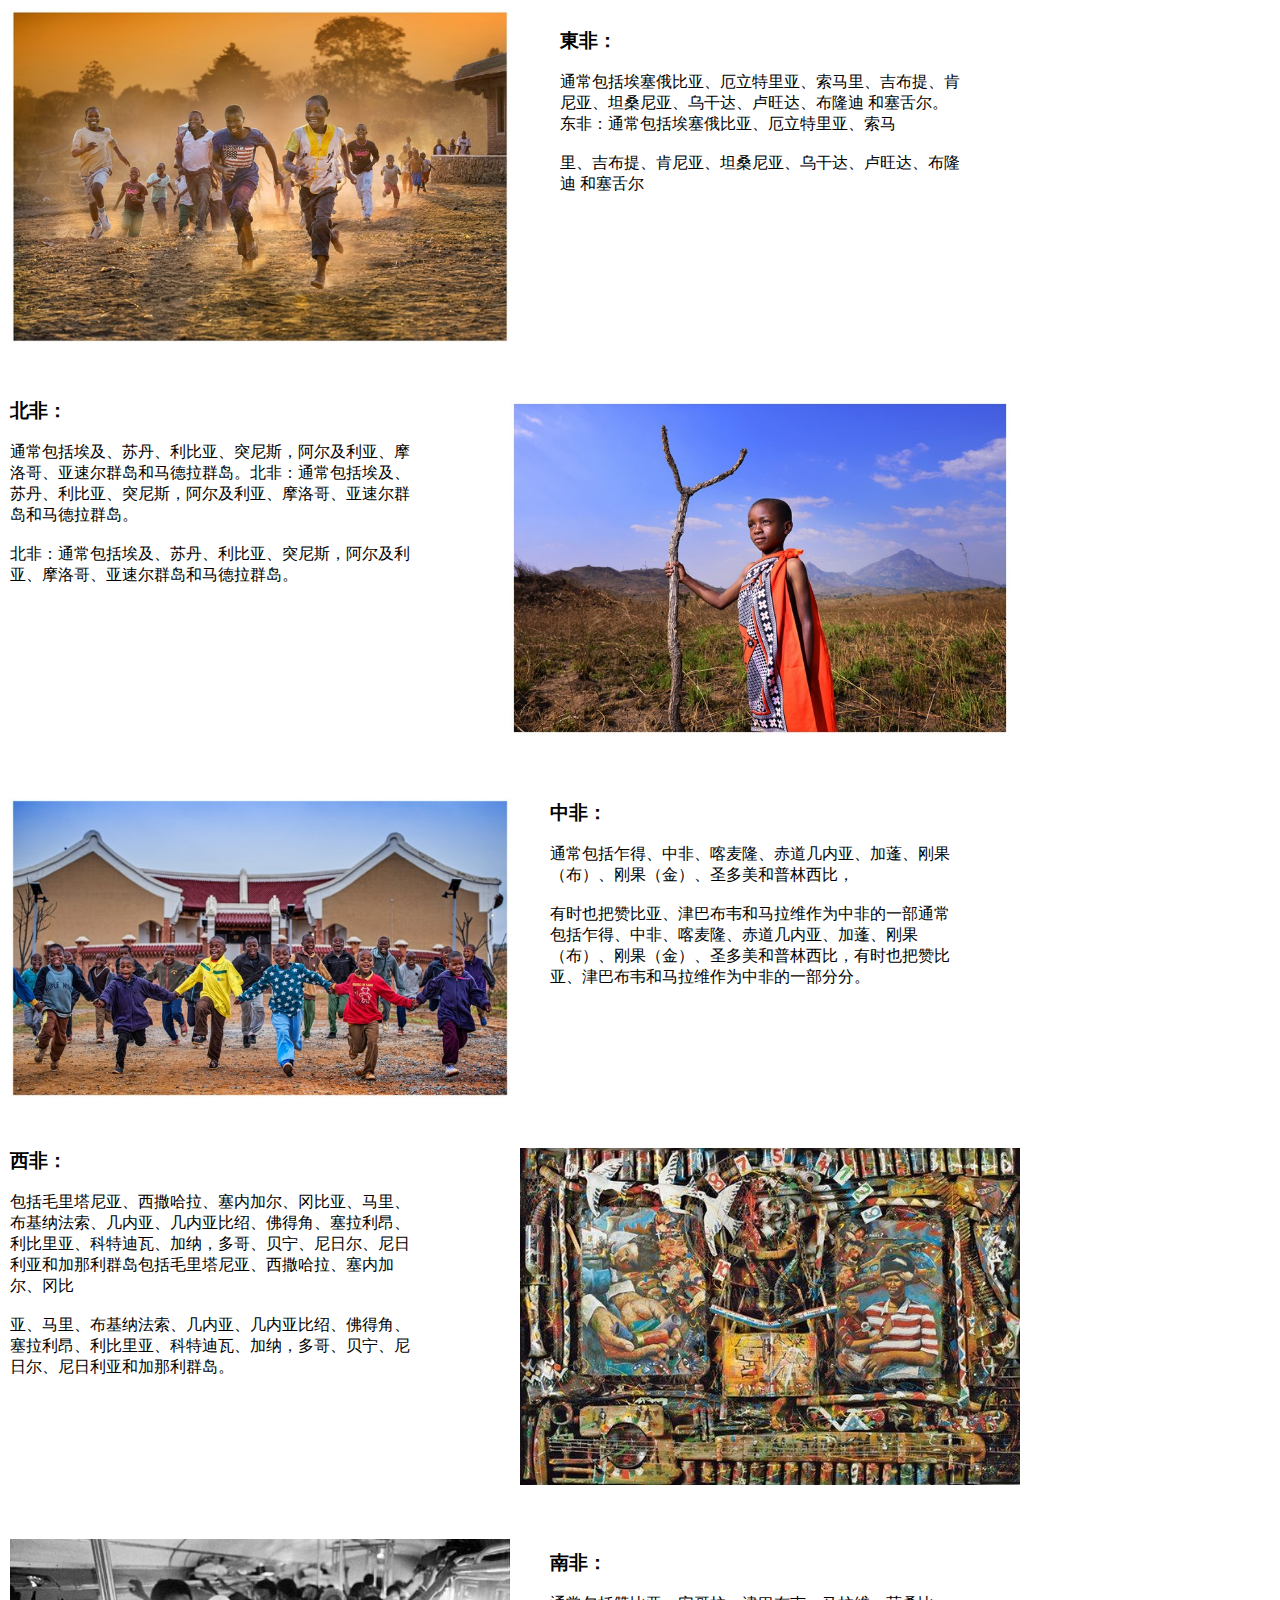
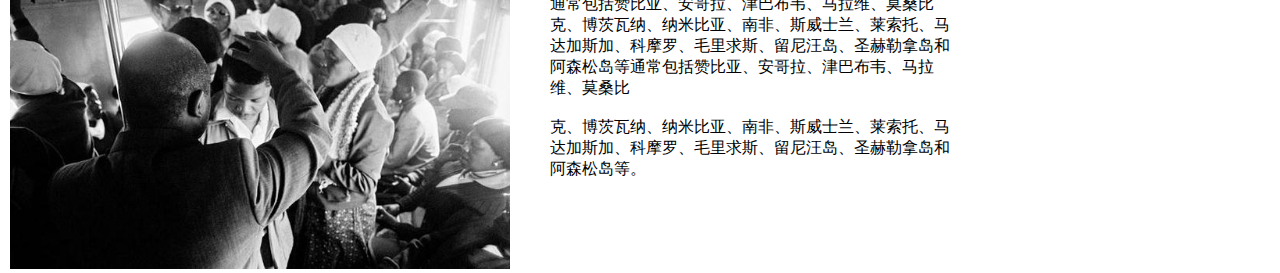
<file: Africa.html>
<!DOCTYPE html>
<html>

<head>
    <link rel="stylesheet" href="style.css">
    <meta charset="utf-8">
    <title>Africa</title>
</head>

<body>
    <div class="content">
        <div class="img1">
            <img src="image/africa/africa.jpeg" width="500px" alt="">
        </div>
        <div id="north">
			
	<big><b>北非：</b></big>
           <br><br>
            通常包括埃及、苏丹、利比亚、突尼斯，阿尔及利亚、摩洛哥、亚速尔群岛和马德拉群岛。北非：通常包括埃及、苏丹、利比亚、突尼斯，阿尔及利亚、摩洛哥、亚速尔群岛和马德拉群岛。
            <br><br>
            北非：通常包括埃及、苏丹、利比亚、突尼斯，阿尔及利亚、摩洛哥、亚速尔群岛和马德拉群岛。<br><br>
        </div>
         <div id="east">
        <big><b>東非：</b></big>
        <br><br>
        通常包括埃塞俄比亚、厄立特里亚、索马里、吉布提、肯尼亚、坦桑尼亚、乌干达、卢旺达、布隆迪
        和塞舌尔。东非：通常包括埃塞俄比亚、厄立特里亚、索马
        <br><br>
        里、吉布提、肯尼亚、坦桑尼亚、乌干达、卢旺达、布隆迪
        和塞舌尔<br><br>
    </div>
       
        <div id="img2">
            <img src="image/africa/africa2.jpeg" width="500px"  alt="">
        </div>
        <div id="center">
           
           <big><b>中非：</b></big>
        <br><br>
            通常包括乍得、中非、喀麦隆、赤道几内亚、加蓬、刚果（布）、刚果（金）、圣多美和普林西比，
            
            <br><br>有时也把赞比亚、津巴布韦和马拉维作为中非的一部通常包括乍得、中非、喀麦隆、赤道几内亚、加蓬、刚果（布）、刚果（金）、圣多美和普林西比，有时也把赞比亚、津巴布韦和马拉维作为中非的一部分分。<br><br>
        </div>

        <div id="img3">
            <img src="image/africa/africa3.jpeg" width="500px" alt="">
        </div>
  
    <div id="weat">
       
          <big><b>西非：</b></big>
        <br><br>
        包括毛里塔尼亚、西撒哈拉、塞内加尔、冈比亚、马里、布基纳法索、几内亚、几内亚比绍、佛得角、塞拉利昂、利比里亚、科特迪瓦、加纳，多哥、贝宁、尼日尔、尼日利亚和加那利群岛包括毛里塔尼亚、西撒哈拉、塞内加尔、冈比
        <br><br>
        亚、马里、布基纳法索、几内亚、几内亚比绍、佛得角、塞拉利昂、利比里亚、科特迪瓦、加纳，多哥、贝宁、尼日尔、尼日利亚和加那利群岛。<br><br>
    </div>
      <div id="img4">
            <img src="image/africa/africa4.jpeg" width="500px" alt="">
        </div>
        
    <div id="south">
        <big><b>南非：</b></big>
        <br><br>
        通常包括赞比亚、安哥拉、津巴布韦、马拉维、莫桑比克、博茨瓦纳、纳米比亚、南非、斯威士兰、莱索托、马达加斯加、科摩罗、毛里求斯、留尼汪岛、圣赫勒拿岛和阿森松岛等通常包括赞比亚、安哥拉、津巴布韦、马拉维、莫桑比
        
        <br><br>克、博茨瓦纳、纳米比亚、南非、斯威士兰、莱索托、马达加斯加、科摩罗、毛里求斯、留尼汪岛、圣赫勒拿岛和阿森松岛等。<br><br>
    </div>
        
      <div id="img5">
            <img src="image/africa/africa5.jpeg" width="500px" alt="">
        </div>

    </div>

  

 

</body>

</html>
</file>
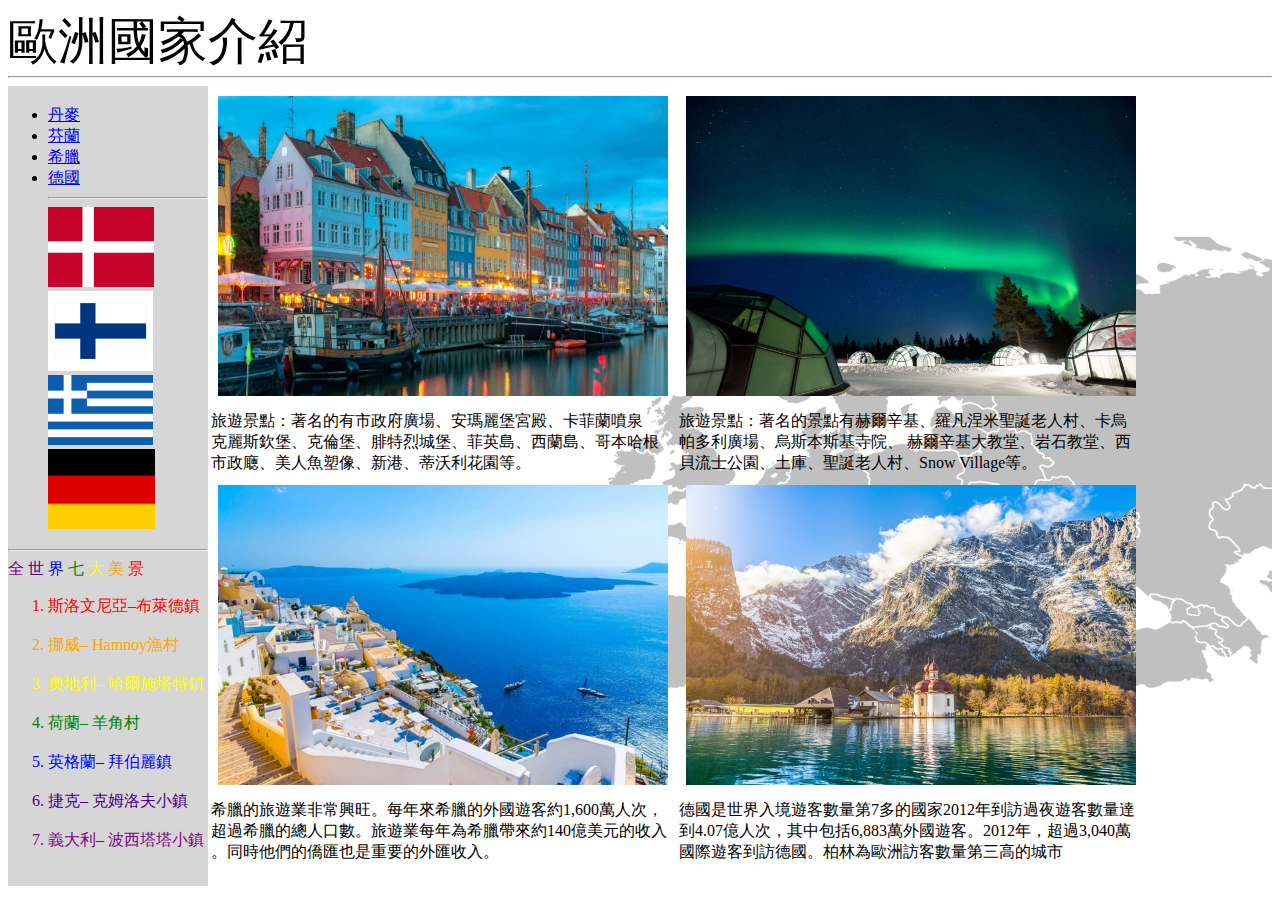
<file: Europe.html>
<!DOCTYPE html>
<html>

<head>
    <title>Document</title>
    <style>
        .head {
            width: 1000px;
            height: 60px;
            font-size: 50px;
           
        }

        .a2 {
            width: 200px;
            height: 800px;
            background-color: #cccc;
            float: left
                
                
        }
        .a3{ background-image: url(./image/map2.png);background-repeat: no-repeat;background-position: right }

       
    </style>
</head>

<body>

    <div class="head">歐洲國家介紹</div>

    <hr>
    <div class="a2">
        <h3></h3>
        <ul>
            <li> <a href="/book/5105.asp?bokno=F5171">丹麥</a></li>
            <li> <a href="/book/5105.asp?bokno=F5171">芬蘭</a></li>
            <li> <a href="/book/5105.asp?bokno=F5171">希臘</a></li>
            <li> <a href="/book/5105.asp?bokno=F5171">德國</a></li>
            <hr>
            <img src="./image/1a.png" style="height: 80px">
            <img src="./image/2a.png" style="height: 80px">
            <img src="./image/3a.jpg" style="height: 70px">
            <img src="./image/4a.png" style="height: 80px">
        </ul>
        <hr>
        
        <font color="purple">全</font>
        <font color="indigo">世</font>
        <font color="blue">界</font>
        <font color="green">七</font>
        <font color="yellow">大</font>
        <font color="orange">美</font>
        <font color="red">景</font>
        <ol>
        <font color="red"><li>斯洛文尼亞–布萊德鎮</li><br></font>
        <font color="orange"><li>挪威– Hamnoy漁村</li><br></font>
        <font color="yellow"><li>奧地利– 哈爾施塔特鎮</li><br></font>
        <font color="green"><li>荷蘭– 羊角村</li><br></font>
        <font color="blue"><li>英格蘭– 拜伯麗鎮</li><br></font>
        <font color="indigo"><li>捷克– 克姆洛夫小鎮</li><br></font>
        <font color="purple"><li>義大利– 波西塔塔小鎮</li></font>
        
        </ol>


    </div>
    <div class="a3">
        <table>
            <tr>
                <td style="padding:8px"><img src="./image/a.jpg" height="300" width="450"></td>
                <td style="padding: 8px"><img src="./image/b.jpg" height="300" width="450" height="250" width="350"></td>
            </tr>
            <tr>
                <td>旅遊景點：著名的有市政府廣場、安瑪麗堡宮殿、卡菲蘭噴泉<br>克麗斯欽堡、克倫堡、腓特烈城堡、菲英島、西蘭島、哥本哈根<br>市政廰、美人魚塑像、新港、蒂沃利花園等。</td>

                <td>旅遊景點：著名的景點有赫爾辛基、羅凡涅米聖誕老人村、卡烏<br>帕多利廣場、烏斯本斯基寺院、 赫爾辛基大教堂、岩石教堂、西<br>貝流士公園、土庫、聖誕老人村、Snow Village等。</td>
            </tr>

            <tr>
                <td style="padding: 8px"><img src="./image/c.jpg" height="300" width="450" height="250" width="350"></td>
                <td style="padding:8px"><img src="./image/d.jpg" height="300" width="450"></td>
            </tr>

            <tr>
                <td>希臘的旅遊業非常興旺。每年來希臘的外國遊客約1,600萬人次，<br>超過希臘的總人口數。旅遊業每年為希臘帶來約140億美元的收入<br>。同時他們的僑匯也是重要的外匯收入。
                </td>
                <td>德國是世界入境遊客數量第7多的國家2012年到訪過夜遊客數量達<br>到4.07億人次，其中包括6,883萬外國遊客。2012年，超過3,040萬<br>國際遊客到訪德國。柏林為歐洲訪客數量第三高的城市</td>
            </tr>


        </table>
    </div>





</body>

</html>
</file>
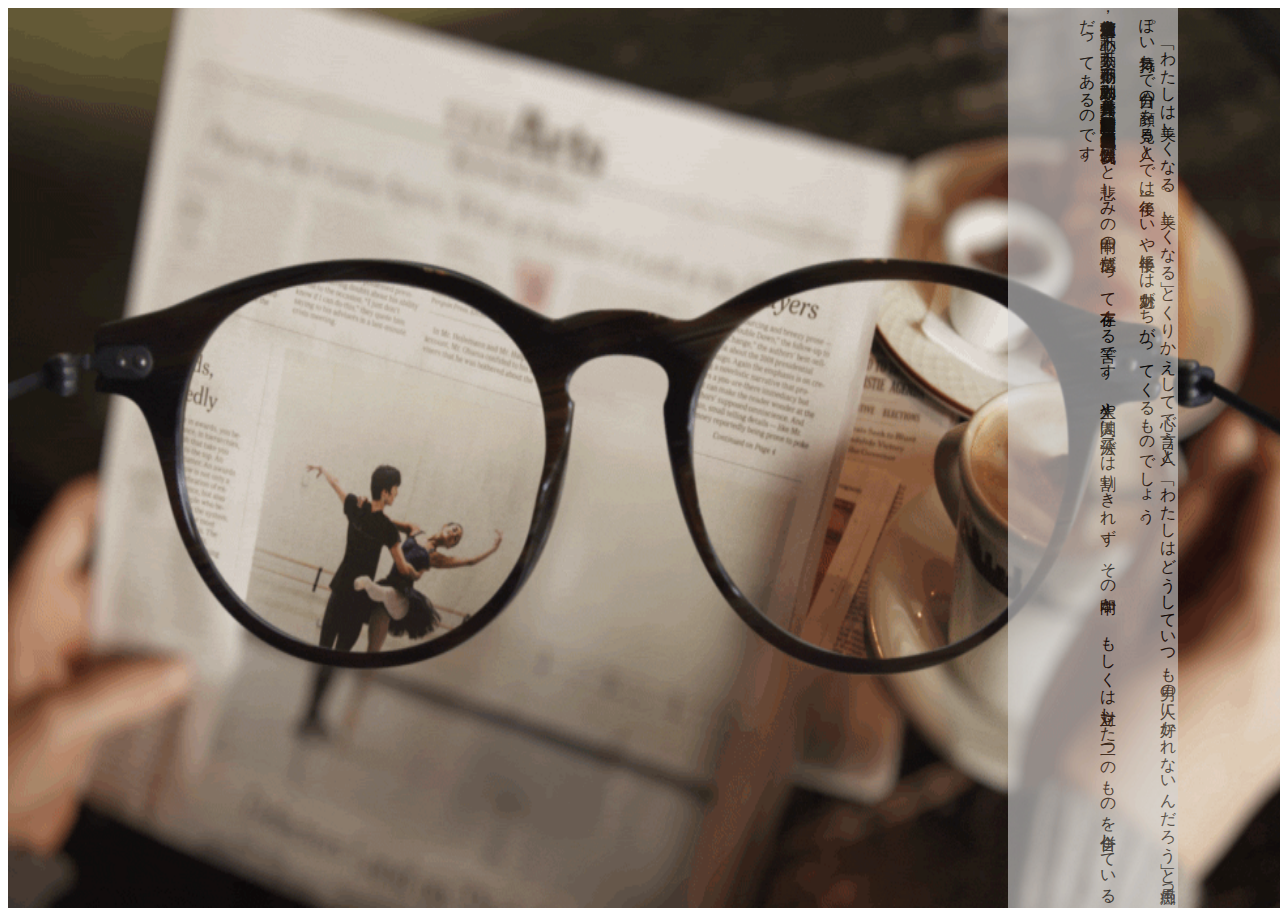
<file: glass.html>
<html>

<head>
	<link rel="stylesheet" href="style.css">
</head>

<body>
	<div id=gss style="background-image:url(image/%E7%9C%BC%E9%8F%A1.gif);width:100%;height:100%; background-repeat:no-repeat;">

		<div id=text style="color:black;">
			&emsp;&emsp;「わたしは美しくなる。美しくなる」
			とくりかえして心で言う人と、
			「わたしはどうしていつも男の人に好かれないんだろう」
			と愚痴っぽい気持ちで自分の顔を見る人とでは一年後、
			いや半年後には魅力がちがってくるものでしょう。
			<br><br>
			人生在世如身處荊棘之中，心不動，人不妄動，不動則不傷；如心動則人妄動，傷其身痛其骨，於是體會到世間諸般痛苦。我們日復一日地寫下自身的命運，因為我悦びと悲しみの中間の感情だって存在する筈です。
			人生や人間は二分法では割りきれず、その中間か、
			もしくは対立した二つのものを併合している状態だってあるのです。


		</div>
	</div>




</body>
<html>
</file>
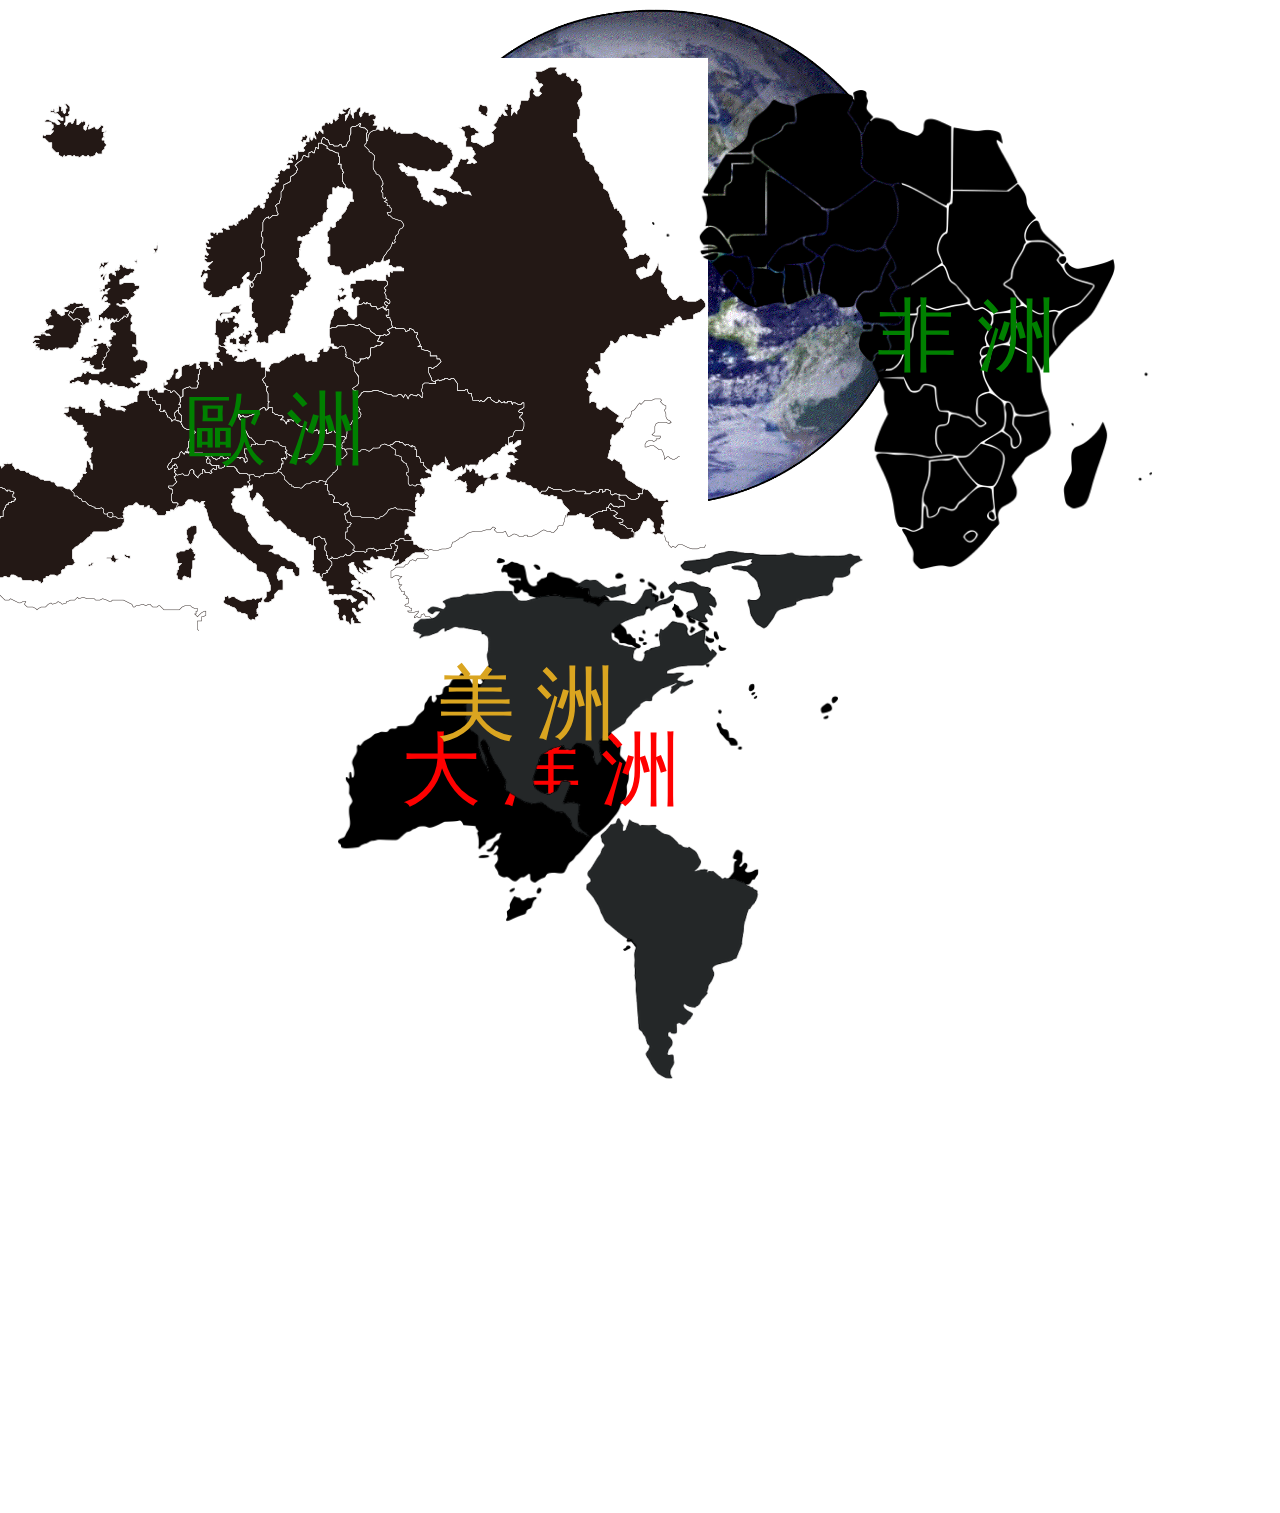
<file: map.html>
<!DOCTYPE html>

<html>

<head>
    <meta charset="utf-8">
    <title>Document</title>
    <style>
       
        .w1 {
            position: relative;
            top:-450px;
            right:50px ;

        }

        .w2 {
            position: absolute;
            top: 10%;
            right: 10%;
        }

        .w3 {
            position:relative;
            top:-550px;
            right: -330px;
        }

        .w4 {
            position: absolute;
            top:60%;
            right: 30%;
        }

        
        
        .w11 {
            font-size: 80px;
            letter-spacing: 20px;
            position: absolute;
            top: 55%;
            left: 18%;
        }

        .w22 {
            font-size: 80px;
            letter-spacing:20px;
            position: absolute;
            top:40%;
            left: 45%;
        }

        .w33 {
            font-size: 80px;
            letter-spacing: 20px;
            position: absolute;
            top: 40%;
            left: 5%;
        }

        .w44 {
            font-size: 80px;
            letter-spacing: 20px;
            position: absolute;
            top: 20%;
            left: 8%;

        }
        
        
        a {text-decoration: none}
        a:hover { text-decoration: underline;  }
        
    </style>
</head>

<body>

    <div class="word"><img src="./image/earthA2.gif" width="550px" height="500px" style="display:block; margin:auto;"></div>

    <div class="w1">
        <img src="./image/w1.png">
        <div class="w11"><a href="https://www.wibibi.com" style="color:green;">歐洲</a></div>
    </div>
    　
    <div class="w2">
        <img src="./image/w2.png" width="500px">
        <div class="w22"><a href="https://www.wibibi.com" style="color:green;">非洲</a></div>
    </div>

    <div class="w3">
        <img src="./image/w3.png" width="500px">
        <div class="w33"><a href="https://www.wibibi.com" style="color:red;">大洋洲</a></div>
    </div>

    <div class="w4">
        <img src="./image/w4.png" width="500px">
        <div class="w44"><a href="https://www.wibibi.com" style="color:goldenrod;">美洲</a></div>
    </div>
    
    
</body>
   
</html>
</file>
<file: style.css>
/* Fonts from Google Fonts - more at https://fonts.google.com */
@import url('https://fonts.googleapis.com/css?family=Open+Sans:400,700');
@import url('https://fonts.googleapis.com/css?family=Merriweather:400,700');

<style > html {
    position: relative;
    height: 100%;
}

body {
    /*  padding-bottom: 50px;*/
}

.footer {
    /* 在此新增您的留言 */
    /*
  position: absolute;
  bottom: 0;
  height: 50px;
*/
    /*
  position: fixed;
  bottom: 0;
*/
}

.text1 {
    position: relative;
    top: 0px;
    width: 600px;

}

.text2 {

    position: absolute;
    top: 403px;
    left: 650px;
    width: 600px;
}

a:hover {
    background-color: hotpink;
}

/*
.title{
  width: 100%;
  background-color: blue;
  text-align: center;
}
*/

.image {
    padding-right: 5px;
    padding-top: 5px;
    padding-left: 5px;
    padding-bottom: 5px
}

.text {
    text-align: left;
    font-family: 'Pacifico', cursive;
    font-size: 90%;

}

.video {
    margin: auto;
}

.title {
    font-family: 'Lobster', cursive;
    font-size: 110%;

}

.menu1 {
    font-family: 'Indie Flower', cursive;
    background-image: url(image/cup.png);
    background-repeat: no-repeat;

    width: 60%;
    height: 70%;
    background-color: white;
    margin-left: auto;
    margin-right: auto;
    text-align: center;
    font-size: 18px;
    color: maroon;
    position: relative;
    left: 10px;
    top: 50px;

}

}

#car {

    top: -50px;
    left: 300px;

}

#shopping cart {

    text-align: center
}

.btn_1 {
    position: absolute top:-600px;
    left: auto;

}

.content {
    padding: 1px;
    margin: 1px;
}

#img1 {
    position: relative;
    top: 10px;
    left: 60px;

}

#east {
    background-color: white;
    height: 200px;
    width: 400px;
    position: relative;
    top: -520px;
    left: 550px;
    font-family: 'Indie Flower', cursive;
}

#img1 {
    position: relative;
    top: 10px;
    left: 60px;

}

#north {
    background-color: white;
    height: 200px;
    width: 400px;
    position: relative;
    top: 50px;
    left: 0px;
    font-family: 'Indie Flower', cursive;

}

#img2 {
    position: absolute;
    top: 400px;
    left: 510px;
   

}

#center {
    background-color: white;
    height: 200px;
    width: 400px;
    position: absolute;
    top: 800px;
    left: 550px;
    font-family: 'Indie Flower', cursive;
}

#img3 {
    background-color: bisque;
    height: 200px;
    width: 300px;
    position: relative;
    top: 50px;
    left: 0px;
}

#weat {
    background-color: white;
    position: relative;
    height: 200px;
    width: 400px;
    top: 200px;
    left: 0px;
    font-family: 'Indie Flower', cursive;
}

#img4 {
    position: relative;
    top: 0px;
    left: 510px;
    
}

#south {
    background-color: white;
    position: absolute;
    height: 200px;
    width: 400px;
    top: 1550px;
    left: 550px;
    font-family: 'Indie Flower', cursive;
}

#img5 {
    position: relative;
    top: 50px;
    left: 0px;

}

#gss {
    position: absolute;
    background-size: 100% 100%;
    background-position: center;

}

#text {
    background-color: rgb(0, 152, 50);
    opacity: 0.6;
    width: 170px;
    background-color: lightgrey;
    -webkit-writing-mode: vertical-rl;
    writing-mode: vertical-rl;
    position: relative;
    left: 1000px;
    font-family: 'Indie Flower', cursive;

}

.imgs {
    position:absolute;
    left: 10%;
    top:60%
    
}

</style >
</file>
